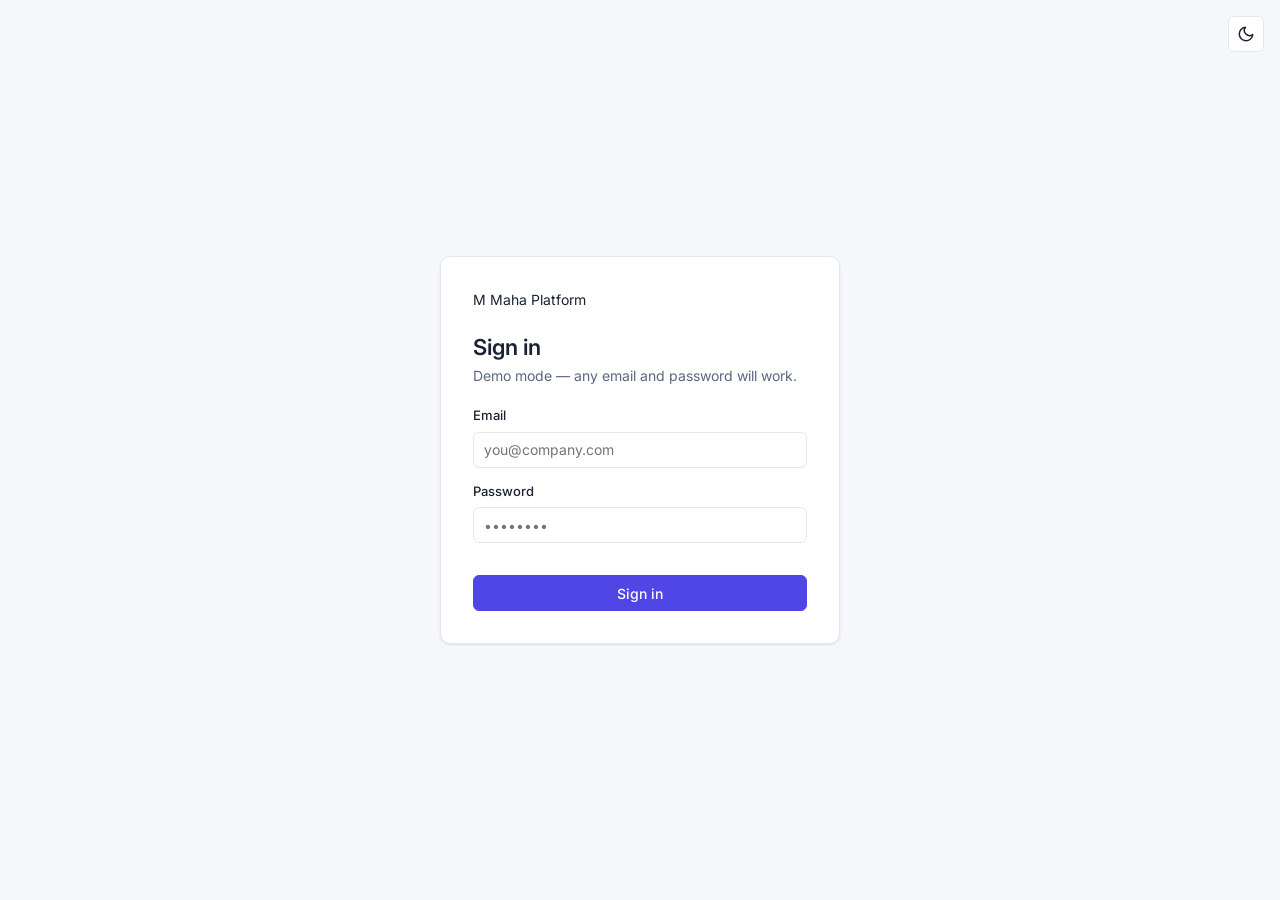
<file: index.html>
<!doctype html>
<html lang="en">
<head>
  <meta charset="utf-8">
  <meta name="viewport" content="width=device-width, initial-scale=1">
  <title>Maha Platform</title>
  <script src="js/theme.js"></script>
  <link rel="preconnect" href="https://fonts.googleapis.com">
  <link rel="stylesheet" href="https://fonts.googleapis.com/css2?family=Inter:wght@400;500;600;700;800&display=swap">
  <link rel="stylesheet" href="css/base.css">
  <link rel="stylesheet" href="css/layout.css">
  <link rel="stylesheet" href="css/components.css">
</head>
<body>
  <div class="app">
    <aside class="sidebar" aria-label="Main navigation">
      <div class="brand">
        <span class="brand-logo">M</span>
        <span class="brand-name">Maha Platform</span>
      </div>
      <nav class="nav" id="nav"></nav>
      <div class="sidebar-footer">Workspace: <strong id="org-name"></strong></div>
    </aside>
    <div class="backdrop"></div>

    <div class="main">
      <header class="topbar">
        <button class="btn btn-icon menu-toggle" id="menu-toggle" type="button" aria-label="Open menu"></button>
        <div class="topbar-title" id="page-title"></div>
        <div class="topbar-spacer"></div>
        <button class="btn btn-icon" id="theme-btn" type="button"></button>
        <button class="btn btn-icon" id="notif-btn" type="button" aria-label="Notifications"></button>
        <div class="dropdown">
          <button class="user-btn" id="user-btn" type="button" aria-haspopup="menu" aria-expanded="false"></button>
          <div class="dropdown-menu" id="user-menu" hidden></div>
        </div>
      </header>
      <main class="content" id="view" tabindex="-1"></main>
    </div>
  </div>

  <script src="js/data.js"></script>
  <script src="js/ui.js"></script>
  <script src="js/charts.js"></script>
  <script src="js/router.js"></script>
  <script src="js/pages/dashboard.js"></script>
  <script src="js/pages/users.js"></script>
  <script src="js/pages/billing.js"></script>
  <script src="js/app.js"></script>
</body>
</html>
</file>
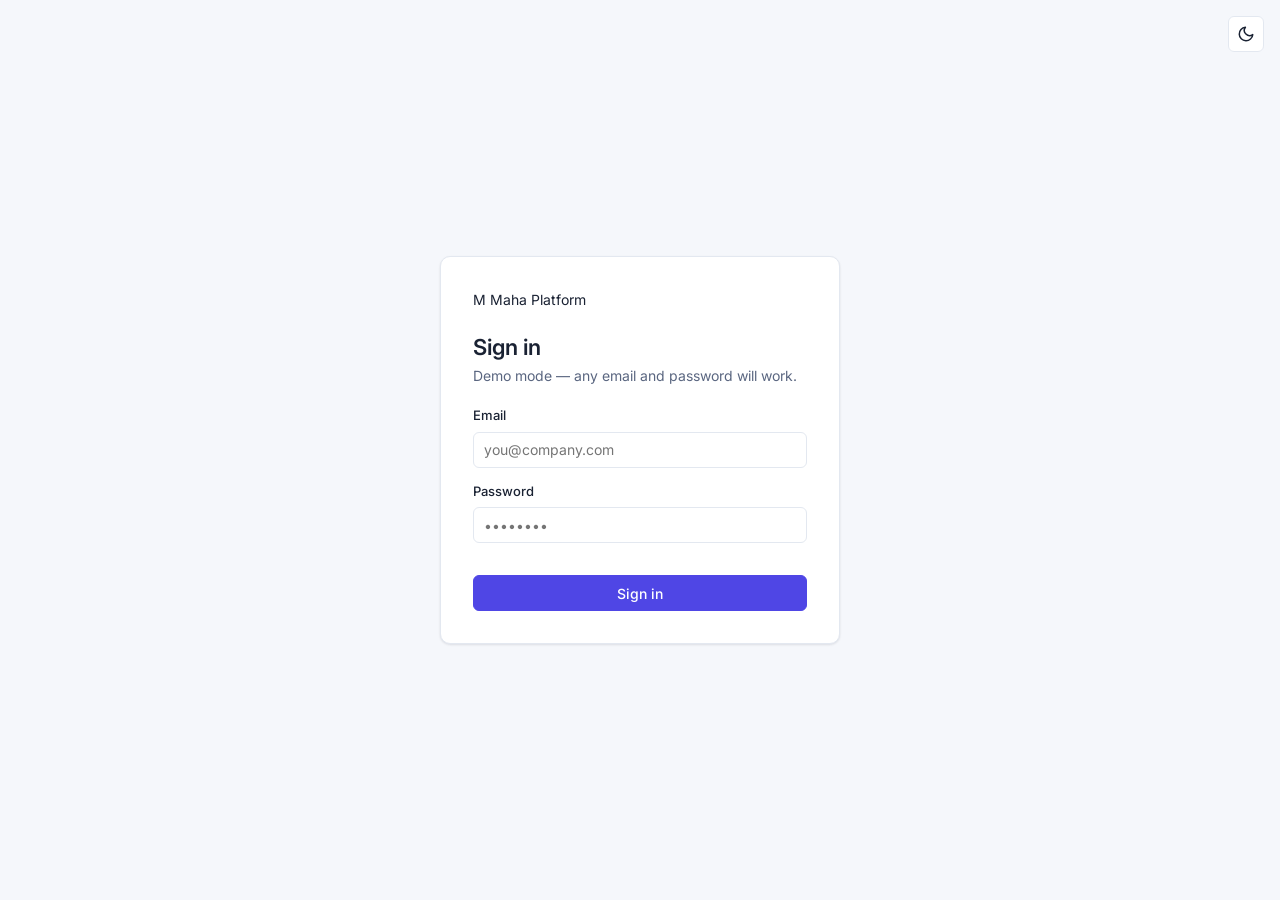
<file: login.html>
<!doctype html>
<html lang="en">
<head>
  <meta charset="utf-8">
  <meta name="viewport" content="width=device-width, initial-scale=1">
  <title>Sign in · Maha Platform</title>
  <script src="js/theme.js"></script>
  <link rel="preconnect" href="https://fonts.googleapis.com">
  <link rel="stylesheet" href="https://fonts.googleapis.com/css2?family=Inter:wght@400;500;600;700;800&display=swap">
  <link rel="stylesheet" href="css/base.css">
  <link rel="stylesheet" href="css/components.css">
</head>
<body>
  <main class="auth-page">
    <button class="btn btn-icon auth-theme-toggle" id="theme-btn" type="button"></button>
    <div class="card auth-card">
      <div class="brand">
        <span class="brand-logo">M</span>
        <span class="brand-name">Maha Platform</span>
      </div>
      <h1>Sign in</h1>
      <p class="muted" style="margin:4px 0 20px">Demo mode — any email and password will work.</p>
      <form id="login-form" novalidate>
        <div class="field">
          <label for="email">Email</label>
          <input class="input" id="email" type="email" autocomplete="username" placeholder="you@company.com" required>
        </div>
        <div class="field">
          <label for="password">Password</label>
          <input class="input" id="password" type="password" autocomplete="current-password" placeholder="••••••••" required>
        </div>
        <p id="login-error" class="small" style="color:var(--danger);min-height:18px"></p>
        <button class="btn btn-primary btn-block" type="submit">Sign in</button>
      </form>
    </div>
  </main>
  <script>
    App.theme.bindToggle(document.getElementById("theme-btn"));
    document.getElementById("login-form").addEventListener("submit", function (e) {
      e.preventDefault();
      var email = document.getElementById("email").value.trim();
      var pw = document.getElementById("password").value;
      var err = document.getElementById("login-error");
      if (!/^[^\s@]+@[^\s@]+\.[^\s@]+$/.test(email)) { err.textContent = "Please enter a valid email."; return; }
      if (!pw) { err.textContent = "Please enter your password."; return; }
      try { localStorage.setItem("maha.auth", JSON.stringify({ email: email, at: Date.now() })); } catch (e2) {}
      location.href = "index.html#/dashboard";
    });
  </script>
</body>
</html>
</file>
<file: css/base.css>
/* ===== Design tokens (light default) ===== */
:root {
  --bg: #f5f7fb;
  --surface: #ffffff;
  --surface-2: #f0f3f9;
  --border: #e3e8f0;
  --text: #1a2233;
  --text-muted: #5a6680;
  --primary: #4f46e5;
  --primary-hover: #4338ca;
  --primary-soft: #eef0ff;
  --on-primary: #ffffff;
  --success: #15803d;
  --success-soft: #e7f7ed;
  --warning: #b45309;
  --warning-soft: #fdf3e2;
  --danger: #b91c1c;
  --danger-soft: #fdeaea;
  --info: #0369a1;
  --info-soft: #e3f3fb;
  --shadow: 0 1px 2px rgba(16, 24, 40, 0.05), 0 1px 3px rgba(16, 24, 40, 0.06);
  --shadow-lg: 0 12px 32px rgba(16, 24, 40, 0.18);
  --overlay: rgba(10, 15, 25, 0.5);
  --radius: 10px;
  --radius-sm: 6px;
  --sidebar-w: 240px;
  --sidebar-w-collapsed: 72px;
  --topbar-h: 60px;
  --font: "Inter", system-ui, -apple-system, "Segoe UI", Roboto, sans-serif;
  color-scheme: light;
}

/* ===== Dark theme (data-theme is set by js/theme.js) ===== */
:root[data-theme="dark"] {
  --bg: #0f1420;
  --surface: #171d2b;
  --surface-2: #1f2737;
  --border: #2c3547;
  --text: #e6eaf2;
  --text-muted: #9aa5b8;
  --primary: #8b93f8;
  --primary-hover: #a5b4fc;
  --primary-soft: #232846;
  --on-primary: #0f1420;
  --success: #4ade80;
  --success-soft: #16302a;
  --warning: #fbbf24;
  --warning-soft: #33291a;
  --danger: #f87171;
  --danger-soft: #3a1f26;
  --info: #38bdf8;
  --info-soft: #142d40;
  --shadow: 0 1px 2px rgba(0, 0, 0, 0.4), 0 1px 3px rgba(0, 0, 0, 0.3);
  --shadow-lg: 0 12px 32px rgba(0, 0, 0, 0.55);
  --overlay: rgba(0, 0, 0, 0.6);
  color-scheme: dark;
}

/* ===== Reset ===== */
*, *::before, *::after { box-sizing: border-box; }
html, body { margin: 0; padding: 0; }
body {
  font-family: var(--font);
  font-size: 14px;
  line-height: 1.5;
  color: var(--text);
  background: var(--bg);
  -webkit-font-smoothing: antialiased;
}
h1, h2, h3, h4 { margin: 0; line-height: 1.25; font-weight: 600; }
h1 { font-size: 22px; }
h2 { font-size: 17px; }
h3 { font-size: 15px; }
p { margin: 0; }
a { color: var(--primary); text-decoration: none; }
a:hover { text-decoration: underline; }
button, input, select, textarea { font: inherit; color: inherit; }
svg { display: block; }
:focus-visible { outline: 2px solid var(--primary); outline-offset: 2px; }

.muted { color: var(--text-muted); }
.small { font-size: 12px; }
.sr-only {
  position: absolute; width: 1px; height: 1px; padding: 0; margin: -1px;
  overflow: hidden; clip: rect(0, 0, 0, 0); white-space: nowrap; border: 0;
}
</file>
<file: css/layout.css>
/* ===== App shell ===== */
.app {
  display: grid;
  grid-template-columns: var(--sidebar-w) minmax(0, 1fr);
  min-height: 100vh;
}

/* ----- Sidebar ----- */
.sidebar {
  position: sticky;
  top: 0;
  height: 100vh;
  display: flex;
  flex-direction: column;
  background: var(--surface);
  border-right: 1px solid var(--border);
  z-index: 30;
}
.brand {
  display: flex;
  align-items: center;
  gap: 10px;
  height: var(--topbar-h);
  padding: 0 20px;
  border-bottom: 1px solid var(--border);
  font-weight: 700;
  font-size: 16px;
  white-space: nowrap;
}
.brand-logo {
  flex: none;
  display: grid;
  place-items: center;
  width: 32px;
  height: 32px;
  border-radius: 8px;
  background: var(--primary);
  color: var(--on-primary);
  font-weight: 800;
}
.nav { flex: 1; padding: 12px; overflow-y: auto; }
.nav-section {
  margin: 12px 8px 6px;
  font-size: 11px;
  font-weight: 600;
  text-transform: uppercase;
  letter-spacing: 0.06em;
  color: var(--text-muted);
}
.nav-link {
  display: flex;
  align-items: center;
  gap: 12px;
  padding: 9px 12px;
  margin-bottom: 2px;
  border-radius: var(--radius-sm);
  color: var(--text-muted);
  font-weight: 500;
  white-space: nowrap;
}
.nav-link:hover { background: var(--surface-2); color: var(--text); text-decoration: none; }
.nav-link[aria-current="page"] { background: var(--primary-soft); color: var(--primary); }
.nav-link svg { flex: none; width: 20px; height: 20px; }
.sidebar-footer {
  padding: 12px 20px;
  border-top: 1px solid var(--border);
  font-size: 12px;
  color: var(--text-muted);
  white-space: nowrap;
}

/* ----- Main column ----- */
.main { display: flex; flex-direction: column; min-width: 0; }
.topbar {
  position: sticky;
  top: 0;
  z-index: 20;
  display: flex;
  align-items: center;
  gap: 12px;
  height: var(--topbar-h);
  padding: 0 24px;
  background: var(--surface);
  border-bottom: 1px solid var(--border);
}
.topbar-title { font-size: 16px; font-weight: 600; }
.topbar-spacer { flex: 1; }
.topbar .menu-toggle { display: none; }
.content { padding: 24px; max-width: 1400px; width: 100%; }
.content:focus { outline: none; }
.page-header {
  display: flex;
  align-items: flex-end;
  justify-content: space-between;
  flex-wrap: wrap;
  gap: 12px;
  margin-bottom: 20px;
}
.page-header p { margin-top: 4px; }

/* ----- Grids ----- */
.grid { display: grid; gap: 16px; }
.grid-4 { grid-template-columns: repeat(4, minmax(0, 1fr)); }
.grid-3 { grid-template-columns: repeat(3, minmax(0, 1fr)); }
.grid-2 { grid-template-columns: repeat(2, minmax(0, 1fr)); }
.grid-2-1 { grid-template-columns: minmax(0, 2fr) minmax(0, 1fr); }
.stack { display: flex; flex-direction: column; gap: 16px; }

.backdrop { display: none; }

/* ===== Responsive ===== */
@media (max-width: 1200px) {
  .app { grid-template-columns: var(--sidebar-w-collapsed) minmax(0, 1fr); }
  .brand { padding: 0 20px; }
  .brand-name, .nav-label, .nav-section, .sidebar-footer { display: none; }
  .nav-link { justify-content: center; padding: 10px; }
  .grid-4 { grid-template-columns: repeat(2, minmax(0, 1fr)); }
  .grid-3 { grid-template-columns: repeat(2, minmax(0, 1fr)); }
  .grid-2-1 { grid-template-columns: minmax(0, 1fr); }
}

@media (max-width: 900px) {
  .app { grid-template-columns: minmax(0, 1fr); }
  .sidebar {
    position: fixed;
    left: 0;
    width: var(--sidebar-w);
    transform: translateX(-100%);
    transition: transform 0.2s ease;
  }
  .brand-name, .nav-label, .nav-section, .sidebar-footer { display: revert; }
  .nav-section { display: block; }
  .nav-link { justify-content: flex-start; padding: 9px 12px; }
  body.nav-open .sidebar { transform: none; box-shadow: var(--shadow-lg); }
  body.nav-open .backdrop {
    display: block;
    position: fixed;
    inset: 0;
    z-index: 25;
    background: var(--overlay);
  }
  .topbar .menu-toggle { display: inline-flex; }
  .topbar { padding: 0 16px; }
  .content { padding: 16px; }
  .grid-2 { grid-template-columns: minmax(0, 1fr); }
}

@media (max-width: 560px) {
  .grid-4, .grid-3 { grid-template-columns: minmax(0, 1fr); }
  .user-name { display: none; }
}
</file>
<file: css/components.css>
/* ===== Card ===== */
.card {
  background: var(--surface);
  border: 1px solid var(--border);
  border-radius: var(--radius);
  box-shadow: var(--shadow);
  min-width: 0;
}
.card-header {
  display: flex;
  align-items: center;
  justify-content: space-between;
  gap: 12px;
  flex-wrap: wrap;
  padding: 16px 20px;
  border-bottom: 1px solid var(--border);
}
.card-body { padding: 20px; }
.card-body.flush { padding: 0; }

/* ===== KPI tile ===== */
.kpi { padding: 18px 20px; }
.kpi-label { font-size: 13px; color: var(--text-muted); font-weight: 500; }
.kpi-value { margin-top: 6px; font-size: 26px; font-weight: 700; letter-spacing: -0.01em; }
.kpi-delta { margin-top: 4px; font-size: 12px; font-weight: 600; }
.kpi-delta.up { color: var(--success); }
.kpi-delta.down { color: var(--danger); }

/* ===== Buttons ===== */
.btn {
  display: inline-flex;
  align-items: center;
  justify-content: center;
  gap: 6px;
  height: 36px;
  padding: 0 14px;
  border: 1px solid var(--border);
  border-radius: var(--radius-sm);
  background: var(--surface);
  color: var(--text);
  font-weight: 500;
  cursor: pointer;
  white-space: nowrap;
}
.btn:hover { background: var(--surface-2); }
.btn:disabled { opacity: 0.55; cursor: not-allowed; }
.btn-primary { background: var(--primary); border-color: var(--primary); color: var(--on-primary); }
.btn-primary:hover { background: var(--primary-hover); border-color: var(--primary-hover); }
.btn-danger { color: var(--danger); }
.btn-danger:hover { background: var(--danger-soft); }
.btn-sm { height: 30px; padding: 0 10px; font-size: 13px; }
.btn-icon { width: 36px; padding: 0; }
.btn-icon svg { width: 18px; height: 18px; }
.btn-block { width: 100%; }

/* ===== Forms ===== */
.field { display: flex; flex-direction: column; gap: 6px; margin-bottom: 14px; }
.field label { font-size: 13px; font-weight: 500; }
.input, .select {
  height: 36px;
  padding: 0 10px;
  border: 1px solid var(--border);
  border-radius: var(--radius-sm);
  background: var(--surface);
  min-width: 0;
}
.input:focus, .select:focus { outline: none; border-color: var(--primary); box-shadow: 0 0 0 3px var(--primary-soft); }
.toolbar { display: flex; flex-wrap: wrap; gap: 8px; align-items: center; }
.toolbar .input { width: 240px; max-width: 100%; }

/* ===== Badges ===== */
.badge {
  display: inline-flex;
  align-items: center;
  padding: 2px 8px;
  border-radius: 999px;
  font-size: 12px;
  font-weight: 600;
  background: var(--surface-2);
  color: var(--text-muted);
  white-space: nowrap;
}
.badge-success { background: var(--success-soft); color: var(--success); }
.badge-warning { background: var(--warning-soft); color: var(--warning); }
.badge-danger { background: var(--danger-soft); color: var(--danger); }
.badge-info { background: var(--info-soft); color: var(--info); }
.badge-primary { background: var(--primary-soft); color: var(--primary); }

/* ===== Table ===== */
.table-wrap { overflow-x: auto; }
.table { width: 100%; border-collapse: collapse; }
.table th, .table td { padding: 12px 20px; text-align: left; border-bottom: 1px solid var(--border); white-space: nowrap; }
.table th {
  font-size: 12px;
  font-weight: 600;
  text-transform: uppercase;
  letter-spacing: 0.04em;
  color: var(--text-muted);
  background: var(--surface-2);
}
.table th.sortable { cursor: pointer; user-select: none; }
.table th.sortable:hover { color: var(--text); }
.table th .sort-ind { margin-left: 4px; opacity: 0.8; }
.table tbody tr:hover { background: var(--surface-2); }
.table tbody tr:last-child td { border-bottom: none; }
.table .num { text-align: right; font-variant-numeric: tabular-nums; }
.table-empty { padding: 32px; text-align: center; color: var(--text-muted); }
.pager {
  display: flex;
  align-items: center;
  justify-content: space-between;
  gap: 8px;
  flex-wrap: wrap;
  padding: 12px 20px;
  border-top: 1px solid var(--border);
}

/* ===== Avatar ===== */
.avatar {
  flex: none;
  display: inline-grid;
  place-items: center;
  width: 32px;
  height: 32px;
  border-radius: 50%;
  background: var(--primary-soft);
  color: var(--primary);
  font-weight: 600;
  font-size: 12px;
}
.person { display: flex; align-items: center; gap: 10px; }
.person-name { font-weight: 500; }

/* ===== Tabs ===== */
.tabs { display: flex; gap: 4px; border-bottom: 1px solid var(--border); margin-bottom: 20px; overflow-x: auto; }
.tab {
  padding: 10px 14px;
  border: none;
  border-bottom: 2px solid transparent;
  background: none;
  color: var(--text-muted);
  font-weight: 500;
  cursor: pointer;
  white-space: nowrap;
}
.tab:hover { color: var(--text); }
.tab[aria-selected="true"] { color: var(--primary); border-bottom-color: var(--primary); }

/* ===== Lists ===== */
.list { list-style: none; margin: 0; padding: 0; }
.list-item { display: flex; align-items: center; gap: 12px; padding: 12px 20px; border-bottom: 1px solid var(--border); }
.list-item:last-child { border-bottom: none; }
.list-item .grow { flex: 1; min-width: 0; }
.dot { flex: none; width: 8px; height: 8px; border-radius: 50%; background: var(--primary); }

/* ===== Charts ===== */
.chart { width: 100%; height: auto; }
.chart text { fill: var(--text-muted); font-size: 11px; }
.chart .grid-line { stroke: var(--border); }
.chart .line { fill: none; stroke: var(--primary); stroke-width: 2.5; }
.chart .area { fill: var(--primary); opacity: 0.12; }
.chart .bar { fill: var(--primary); }
.chart .bar:hover, .chart .pt:hover { opacity: 0.75; }
.chart .pt { fill: var(--surface); stroke: var(--primary); stroke-width: 2; }

/* ===== Plans ===== */
.plan { display: flex; flex-direction: column; padding: 20px; gap: 12px; }
.plan.current { border-color: var(--primary); box-shadow: 0 0 0 1px var(--primary); }
.plan-price { font-size: 28px; font-weight: 700; }
.plan-price span { font-size: 14px; font-weight: 500; color: var(--text-muted); }
.plan ul { list-style: none; margin: 0; padding: 0; flex: 1; }
.plan li { padding: 4px 0 4px 22px; position: relative; }
.plan li::before { content: "✓"; position: absolute; left: 0; color: var(--success); font-weight: 700; }

/* ===== Progress ===== */
.progress { height: 8px; border-radius: 999px; background: var(--surface-2); overflow: hidden; }
.progress > span { display: block; height: 100%; background: var(--primary); border-radius: inherit; }

/* ===== Permission matrix ===== */
.perm-row { display: flex; align-items: center; justify-content: space-between; padding: 8px 0; border-bottom: 1px dashed var(--border); }
.perm-row:last-child { border-bottom: none; }
.perm-row input { width: 16px; height: 16px; accent-color: var(--primary); }

/* ===== Dropdown ===== */
.dropdown { position: relative; }
.dropdown-menu {
  position: absolute;
  right: 0;
  top: calc(100% + 6px);
  min-width: 200px;
  padding: 6px;
  background: var(--surface);
  border: 1px solid var(--border);
  border-radius: var(--radius);
  box-shadow: var(--shadow-lg);
  z-index: 40;
}
.dropdown-menu[hidden] { display: none; }
.dropdown-item {
  display: block;
  width: 100%;
  padding: 8px 10px;
  border: none;
  border-radius: var(--radius-sm);
  background: none;
  text-align: left;
  cursor: pointer;
}
.dropdown-item:hover { background: var(--surface-2); }
.dropdown-head { padding: 8px 10px; border-bottom: 1px solid var(--border); margin-bottom: 4px; }
.user-btn { display: inline-flex; align-items: center; gap: 8px; padding: 4px 8px 4px 4px; border: none; background: none; border-radius: 999px; cursor: pointer; }
.user-btn:hover { background: var(--surface-2); }

/* ===== Modal ===== */
.modal-overlay {
  position: fixed;
  inset: 0;
  z-index: 100;
  display: grid;
  place-items: center;
  padding: 16px;
  background: var(--overlay);
}
.modal {
  width: 100%;
  max-width: 460px;
  max-height: calc(100vh - 32px);
  overflow-y: auto;
  background: var(--surface);
  border-radius: var(--radius);
  box-shadow: var(--shadow-lg);
}
.modal-header { display: flex; align-items: center; justify-content: space-between; padding: 16px 20px; border-bottom: 1px solid var(--border); }
.modal-body { padding: 20px; }
.modal-footer { display: flex; justify-content: flex-end; gap: 8px; padding: 14px 20px; border-top: 1px solid var(--border); }

/* ===== Toast ===== */
.toasts { position: fixed; right: 16px; bottom: 16px; z-index: 200; display: flex; flex-direction: column; gap: 8px; }
.toast {
  padding: 10px 16px;
  border-radius: var(--radius-sm);
  background: var(--text);
  color: var(--bg);
  box-shadow: var(--shadow-lg);
  font-weight: 500;
  animation: toast-in 0.2s ease;
}
@keyframes toast-in { from { opacity: 0; transform: translateY(8px); } }

/* ===== Login ===== */
.auth-page { min-height: 100vh; display: grid; place-items: center; padding: 16px; }
.auth-card { width: 100%; max-width: 400px; padding: 32px; }
.auth-card .brand { border: none; padding: 0; height: auto; margin-bottom: 24px; }
.auth-theme-toggle { position: fixed; top: 16px; right: 16px; }
</file>
